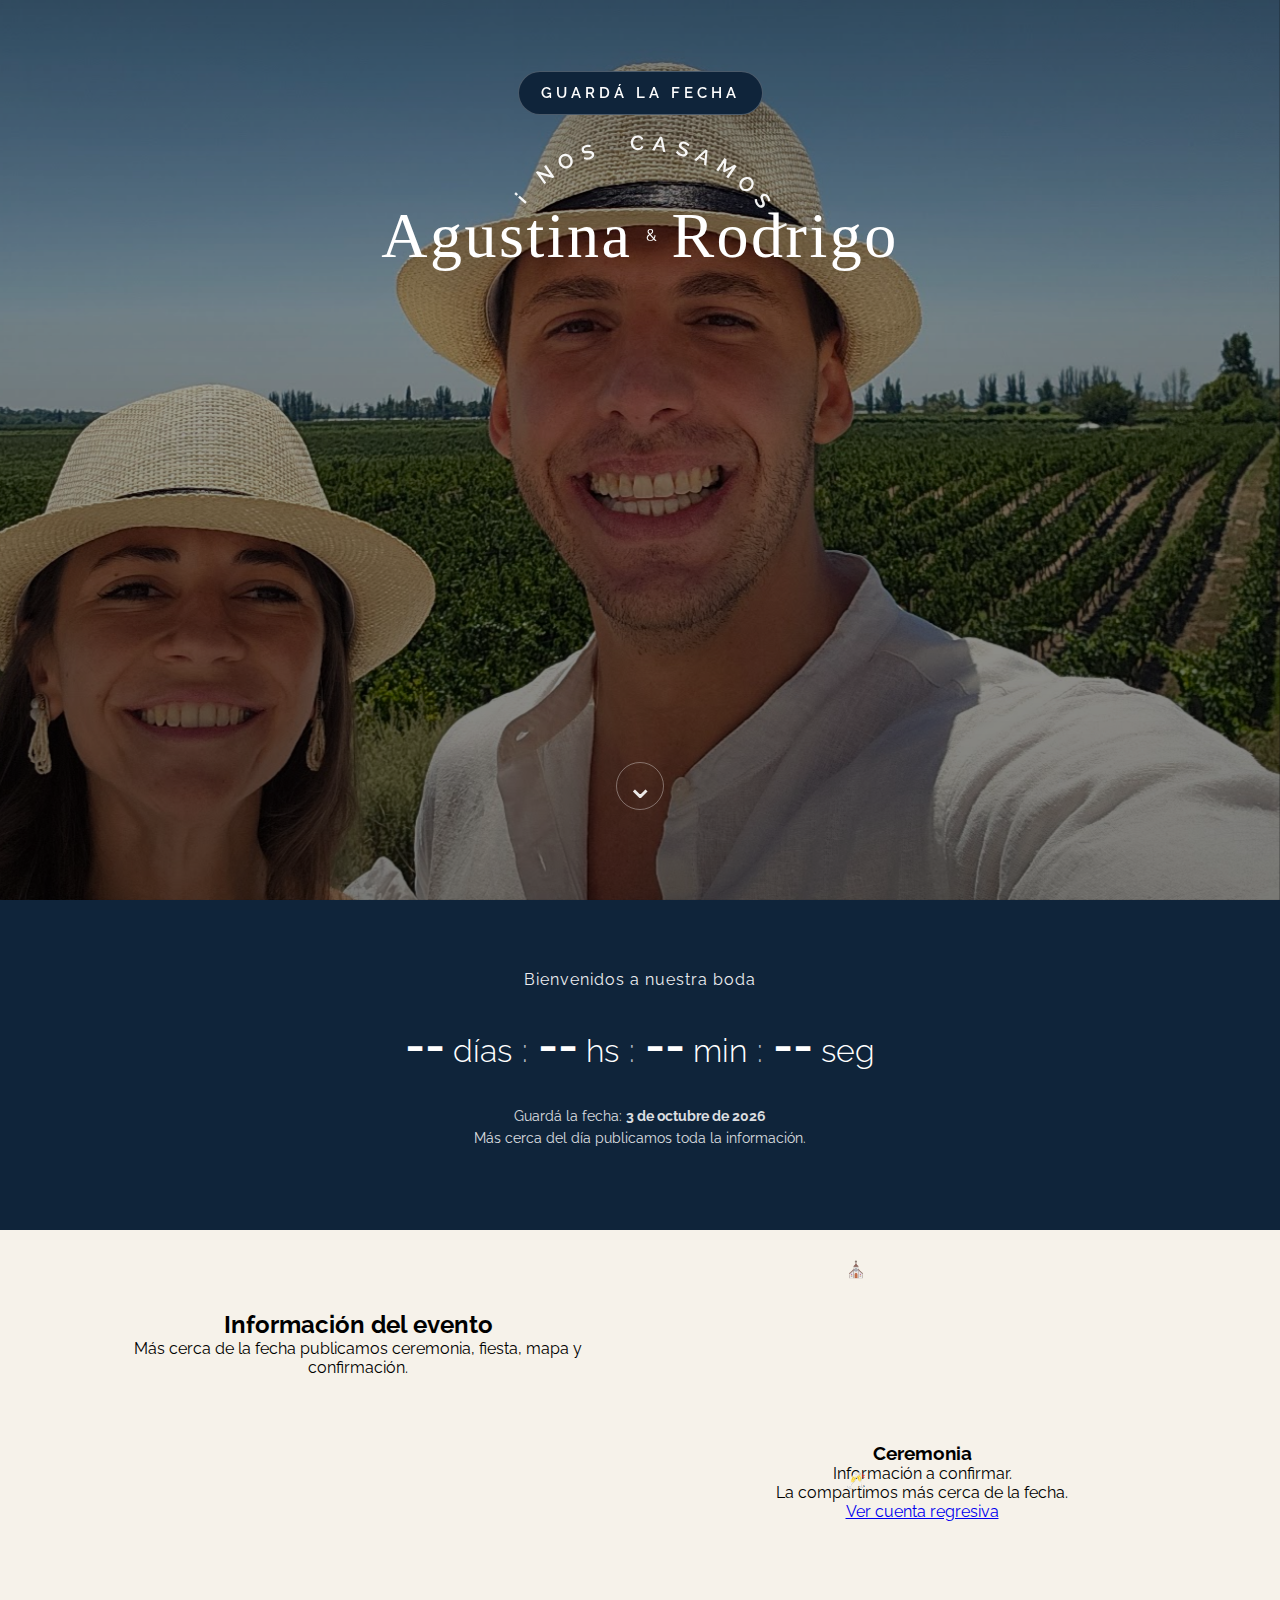
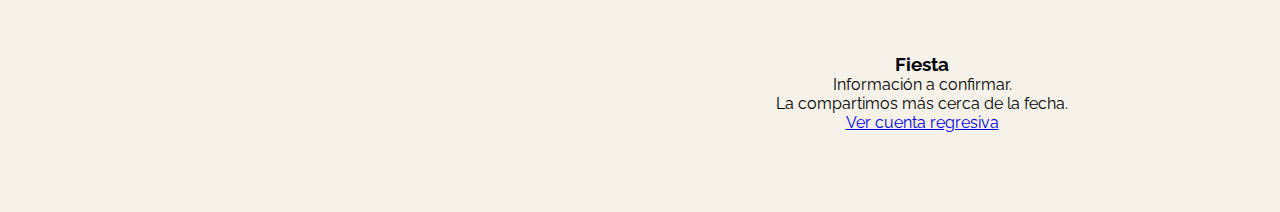
<file: index.html>
<!DOCTYPE html>
<html lang="es">
<head>
  <meta charset="UTF-8" />
  <meta name="viewport" content="width=device-width, initial-scale=1.0" />
  <title>💍 Agustina & Rodrigo — Save the date</title>

  <link rel="preconnect" href="https://fonts.googleapis.com">
  <link rel="preconnect" href="https://fonts.gstatic.com" crossorigin>
  <link href="https://fonts.googleapis.com/css2?family=Raleway:wght@200;300;400;600;700&display=swap" rel="stylesheet">

  <link rel="stylesheet" href="style.css">
</head>

<body>

  <!-- HERO fijo (fondo) -->
  <section class="hero" id="hero">
    <img src="20250201_125621.jpg" alt="Agustina y Rodrigo" id="heroImage">

    <div class="hero-content">
      <div class="stack" id="heroText">

        <div class="save">Guardá la fecha</div>

<div class="ring" aria-label="¡Nos casamos!">
  <svg viewBox="0 0 300 300" aria-hidden="true">

    <defs>
      <!-- Arco superior, texto arriba -->
      <path id="arcTop" d="M-25,150 A175,175 0 0,1 325,200" />
    </defs>

    <!-- Escala 85% para achicar radio sin descentrar -->
    <g transform="translate(150 150) scale(0.85) translate(-150 -150)">
     <text class="ring-text">
  <textPath
    href="#arcTop"
    startOffset="50%"
    text-anchor="middle"
    dy="18">
    ¡ NOS&nbsp;&nbsp;CASAMOS !
  </textPath>
</text>

    </g>

  </svg>
            <div class="names-block">
            <div class="names">Agustina</div>
            <div class="amp">&</div>
            <div class="names">Rodrigo</div>
          </div>
        </div>
</div>

    </div>

    <!-- indicador -->
    <div class="scroll-indicator" id="scrollIndicator" title="Bajar">⌄</div>
  </section>

  <!-- CONTENIDO que pasa por arriba del hero -->
  <main class="content">

    <section class="countdown-section" id="countdown">
      <p class="countdown-intro">Bienvenidos a nuestra boda</p>

      <div class="countdown-line" aria-label="Cuenta regresiva">
        <span><strong id="d">--</strong> días</span>
        <span class="sep">:</span>
        <span><strong id="h">--</strong> hs</span>
        <span class="sep">:</span>
        <span><strong id="m">--</strong> min</span>
        <span class="sep">:</span>
        <span><strong id="s">--</strong> seg</span>
      </div>

      <p class="countdown-foot">
        Guardá la fecha: <strong>3 de octubre de 2026</strong><br>
        Más cerca del día publicamos toda la información.
      </p>
    </section>

    <section class="details-section" id="details">
      <div class="details-wrap">
        <div class="details-head">
          <h2>Información del evento</h2>
          <p>Más cerca de la fecha publicamos ceremonia, fiesta, mapa y confirmación.</p>
        </div>

        <div class="details-grid">
          <article class="detail-card">
            <div class="detail-icon" aria-hidden="true">⛪</div>
            <h3>Ceremonia</h3>
            <p class="detail-muted">
              Información a confirmar.<br>
              La compartimos más cerca de la fecha.
            </p>
            <a class="detail-btn" href="#countdown">Ver cuenta regresiva</a>
          </article>

          <article class="detail-card">
            <div class="detail-icon" aria-hidden="true">🥂</div>
            <h3>Fiesta</h3>
            <p class="detail-muted">
              Información a confirmar.<br>
              La compartimos más cerca de la fecha.
            </p>
            <a class="detail-btn" href="#countdown">Ver cuenta regresiva</a>
          </article>
        </div>
      </div>
    </section>

  </main>

  <script src="script.js"></script>
</body>
</html>
</file>
<file: style.css>
/* =========================
   BASE
========================= */
* { margin: 0; padding: 0; box-sizing: border-box; }
html, body { font-family: 'Raleway', sans-serif; }
html { scroll-behavior: smooth; }
body { overflow-x: hidden; background: #000; }

/* =========================
   VARIABLES (UNA SOLA FUENTE DE VERDAD)
   👉 Ajustás acá la “altura” del HERO para SAVE y FULL
========================= */
:root{
  --hero-pad-top: clamp(42px, 7vh, 80px);  /* aire arriba del hero (unifica alturas) */
  --hero-text-shift: 0vh;                  /* shift del grupo hero (desktop) */
  --hero-text-shift-mobile: -6vh;          /* shift del grupo hero (mobile) */
  --names-shift-mobile: -30px; /* ajustá: -8px / -12px / -16px */
  --scroll-bottom: 90px;
  --scroll-bottom-mobile: 80px;
}

/* =========================
   MUSIC BUTTON
========================= */
.music-btn{
  position: fixed;
  top: 14px;
  right: 18px;
  z-index: 50;
  width: 46px;
  height: 46px;
  border-radius: 50%;
  border: 1px solid rgba(255,255,255,0.55);
  background: rgba(0,0,0,0.25);
  color: #fff;
  cursor: pointer;
  display: grid;
  place-items: center;
  backdrop-filter: blur(6px);
}

/* =========================
   HERO (COMÚN A SAVE Y FULL)
========================= */
.hero{
  position: fixed;
  inset: 0;
  width: 100%;
  height: 100vh;
  overflow: hidden;
  background: #111;
  z-index: 0;
}

.hero img{
  position: absolute;
  inset: 0;
  width: 100%;
  height: 100%;
  object-fit: cover;
  object-position: 70% center; /* podés ajustar 60%..85% */
  display: block;
  transform-origin: center center;
  will-change: transform;
  transform: translateY(0);
}

/* Overlay para legibilidad */
.hero::after{
  content:"";
  position:absolute;
  inset:0;
  z-index:1;
  background:
    linear-gradient(to bottom,
      rgba(0,0,0,0.55) 0%,
      rgba(0,0,0,0.35) 35%,
      rgba(0,0,0,0.52) 100%
    );
}

.hero-content{
  position: relative;
  z-index: 2;
  height: 100%;
  display: grid;
  place-items: center;
  text-align: center;
  color: #fff;
  padding: 0 18px;

  /* 👉 ESTA ES LA “ALTURA” UNIFICADA */
  align-items: start;
  padding-top: var(--hero-pad-top);
}

.stack{
  margin-top: 8px;
  display: flex;
  flex-direction: column;
  align-items: center;
  gap: 14px;
  will-change: transform, opacity;
}

/* shift general (desktop) */
#heroText{
  transform: translate3d(0, var(--hero-text-shift), 0);
}

/* Pill Guardá la fecha */
.save{
  display: inline-flex;
  align-items: center;
  justify-content: center;

  font-size: clamp(13px, 3.6vw, 15px);
  text-decoration: none;
  font-weight: 600;
  letter-spacing: 4px;
  text-transform: uppercase;

  color: #ffffff;
  padding: 12px 22px;
  border-radius: 999px;

  background: #0f243a;
  border: 1px solid rgba(255,255,255,0.25);

  cursor: pointer;
  transition: transform .2s ease, background .2s ease;
}

.save:hover{ background: #153556; transform: translateY(-1px); }
.save:active{ transform: translateY(0) scale(0.99); }

/* Marca (arco + nombres) */
.hero-mark{
  position: relative;
  width: min(580px, 94vw);
  margin: 6px auto 0 auto;
}

.ring{ width: 100%; margin: 0 auto; pointer-events: none; }
.ring svg{ width: 100%; height: auto; display: block; }

.ring-text{
  fill: rgba(255,255,255,0.95);
  font-weight: 600;
  letter-spacing: 10px;
  font-size: 24px;
  text-transform: uppercase;
}

.names-block{
  position: absolute;
  left: 50%;
  top: 46%;
  transform: translate(-50%, -50%);
  width: 100%;
  text-align: center;

  display: flex;
  flex-direction: row;
  align-items: center;
  justify-content: center;
  gap: 14px;
}

.names{
  font-family: 'Shadows Into Light', cursive;
  font-size: clamp(36px, 7vw, 64px);
  font-weight: 400;
  letter-spacing: 2.5px;
  line-height: 1.05;
}

.names.amp{
  font-family: 'Raleway', sans-serif;
  font-size: clamp(22px, 4vw, 30px);
  font-weight: 300;
  opacity: .95;
}

/* Scroll indicator */
.scroll-indicator{
  position: absolute;
  left: 50%;
  bottom: var(--scroll-bottom);
  z-index: 3;

  width: 48px;
  height: 48px;
  display: grid;
  place-items: center;

  font-size: 34px;
  color: rgba(255,255,255,0.9);

  border: 1px solid rgba(255,255,255,0.35);
  border-radius: 50%;

  cursor: pointer;
  user-select: none;

  transform: translate(-50%, 0);
  animation: bob2 1.6s ease-in-out infinite;
  transition: transform .25s ease, background .25s ease;
}

@keyframes bob2{
  0%,100% { transform: translate(-50%, 0); opacity: .92; }
  50%     { transform: translate(-50%, 8px); opacity: .68; }
}

/* =========================
   CONTENT WRAPPER
========================= */
.content{
  position: relative;
  z-index: 5;
  margin-top: 100vh;
  background: #000; /* lo pisan secciones 2+ */
}

/* =========================
   SECCIÓN 2: COUNTDOWN (común)
========================= */
.countdown-section{
  width: 100%;
  background: #0f243a;
  color: #fff;
  padding: 80px 20px;
  text-align: center;
  scroll-margin-top: 20px;
}

.countdown-intro{
  font-size: 16px;
  letter-spacing: 1px;
  opacity: .92;
  margin-bottom: 28px;
  margin-top: -10px;
}

.countdown-foot{
  margin-top: 32px;
  font-size: 14px;
  opacity: .85;
  line-height: 1.6;
}

.date-pill{
  display: inline-flex;
  align-items: center;
  justify-content: center;

  font-size: clamp(18px, 3.2vw, 24px);
  font-weight: 500;
  letter-spacing: 4px;
  text-transform: uppercase;

  padding: 12px 26px;
  border-radius: 999px;
  border: 1px solid rgba(255,255,255,0.35);
  background: rgba(255,255,255,0.08);
  backdrop-filter: blur(6px);

  margin-bottom: 22px;

  position: relative;
  box-shadow:
    0 0 0 1px rgba(255,255,255,0.22) inset,
    0 0 22px rgba(255,255,255,0.18),
    0 10px 30px rgba(0,0,0,0.18);
}

.date-pill::after{
  content:"";
  position:absolute;
  inset:-10px;
  border-radius: 999px;
  background: radial-gradient(circle at 50% 50%,
    rgba(255,255,255,0.22),
    rgba(255,255,255,0) 60%);
  filter: blur(10px);
  opacity: .75;
  pointer-events:none;
  animation: glowPill 1.8s ease-in-out infinite;
}

@keyframes glowPill{
  0%,100% { opacity: .55; transform: scale(1); }
  50%     { opacity: .90; transform: scale(1.03); }
}

@media (prefers-reduced-motion: reduce){
  .date-pill::after{ animation: none; }
}

.countdown-line{
  display: flex;
  justify-content: center;
  align-items: baseline;
  flex-wrap: wrap;
  gap: 10px;
  font-size: clamp(18px, 4vw, 32px);
  font-weight: 300;
  margin-bottom: 6px;
}

.countdown-line strong{
  font-weight: 600;
  font-size: clamp(28px, 6vw, 48px);
}
.sep{ opacity: .7; }

/* =========================
   SECCIÓN 3: DETAILS (común)
========================= */
.details-section{
  padding: 80px 20px;
  background: #f6f2ea;
  position: relative;
  overflow: hidden;
}

.details-section::before{
  content:"";
  position:absolute;
  top:-5%;
  left:-5%;
  width:110%;
  height:110%;
  background-image: url("assets/paper-texture.png");
  background-repeat: no-repeat;
  background-size: cover;
  background-position: center;
  opacity: 0.15;
  pointer-events:none;
  z-index: 0;
}

.details-wrap{
  max-width: 1100px;
  margin: 0 auto;
  display: grid;
  grid-template-columns: repeat(auto-fit, minmax(240px, 1fr));
  align-items: start;
  justify-items: center;
  gap: 28px;
  text-align: center;
  position: relative;
  z-index: 1;
}

/* Tablet: 2 columnas */
@media (max-width: 980px){
  .details-wrap{ grid-template-columns: repeat(2, 1fr); gap: 64px; }
}

/* Mobile: 1 columna */
@media (max-width: 800px){
  .details-wrap{ grid-template-columns: 1fr; gap: 56px; }
}

.detail-icon{
  width: 160px;
  height: 160px;
  margin-bottom: 22px;
  margin-top: -50px;
  opacity: 0.95;
  /*fill: black;*/
  color: #000000; /* Este color se aplicará */
}

.detail-item h3{
  letter-spacing: 4px;
  font-size: 18px;
  margin-bottom: 12px;
  color: #111;
}

.detail-item p{
  font-size: 15px;
  line-height: 1.7;
  opacity: 0.82;
  margin-bottom: 22px;
  color: #222;
}

.detail-foot {
  margin-top: 32px;
  font-size: 24px;
  opacity: .85;
  line-height: 1.6;
  justify-items: center;
}

.detail-link{
  display: inline-block;
  font-size: 12px;
  letter-spacing: 3px;
  text-transform: uppercase;
  padding: 13px 26px;
  border-radius: 999px;
  text-decoration: none;
  background: #b59a6a;
  color: #fff;
  border: 1px solid rgba(80,55,20,0.25);
  box-shadow: 0 10px 22px rgba(0,0,0,0.10);
  transition: transform .18s ease, filter .18s ease, background .18s ease;
}

.detail-link:hover{ transform: translateY(-1px); filter: brightness(1.02); }

/* =========================
   REVEAL (UNA SOLA VEZ, SIN DUPLICADOS)
========================= */
.reveal{ opacity:0; transform: translateY(18px); transition: opacity .7s ease, transform .7s ease; }
.reveal.is-visible{ opacity:1; transform: translateY(0); }


/* =========================
   RESPONSIVE
========================= */
@media(max-width:800px){
  .details-wrap{ grid-template-columns: 1fr; gap: 64px; }
  .detail-icon{ width: 120px; height: 120px; }
}

@media (max-width: 480px){
  /* ✅ clave: en mobile bajamos el shift para que ENTRE la pill */
  #heroText{
    transform: translate3d(0, var(--hero-text-shift-mobile), 0);
  }

  .hero-content{ padding-top: var(--hero-pad-top); }
  .ring-text{ font-size: 18px; letter-spacing: 7px; }
  /* ✅ Subimos SOLO los nombres en mobile */
  .names-block{
    top: calc(44% + var(--names-shift-mobile));
    gap: 10px;
  }
  .names{ font-size: clamp(34px, 9vw, 56px); }

  .scroll-indicator{ bottom: var(--scroll-bottom-mobile); }
}

/* =====================================
   MICRO-SOMBRA GLOBAL ENTRE SECCIONES
   (sutil, elegante, mobile-proof)
===================================== */

/* Todas las secciones pueden proyectar sombra */
section{
  position: relative;
}

/* Micro-sombra SOLO si hay otra sección debajo */
section + section::before{
  content: "";
  position: absolute;
  top: 0;
  left: 0;
  right: 0;
  height: 14px;
  pointer-events: none;

  /* sombra suave, no degradé visible */
  box-shadow: 0 -10px 18px rgba(0,0,0,0.18);
  opacity: 0.18;

  /* evita líneas duras */
  transform: translateY(-1px);
}

/* Fuerza la desaparición del botón de música */
.hidden-music {
    display: none !important;
    opacity: 0 !important;
    pointer-events: none !important;
}

/* Mejora el área de clic de la X en mobile para que no falle */
.rsvp-modal__close {
    z-index: 9999 !important;
    cursor: pointer !important;
}
</file>
